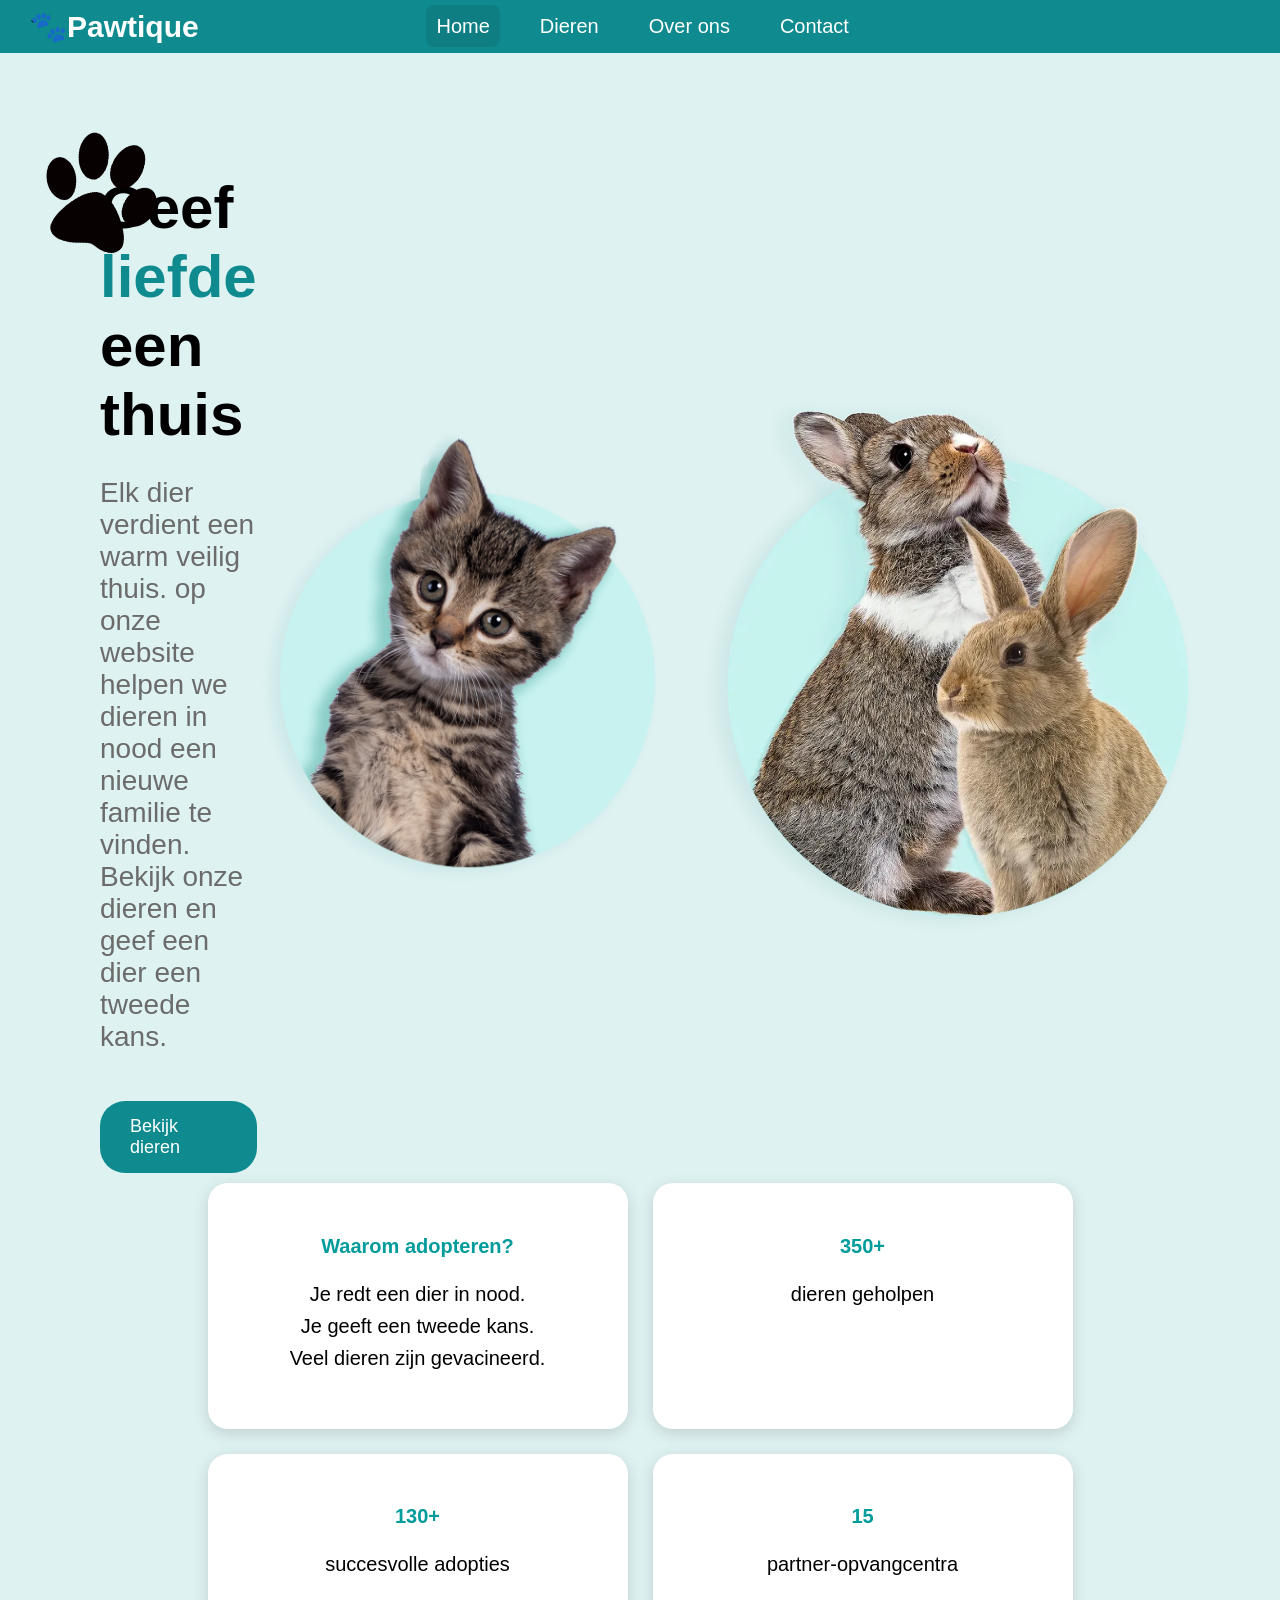
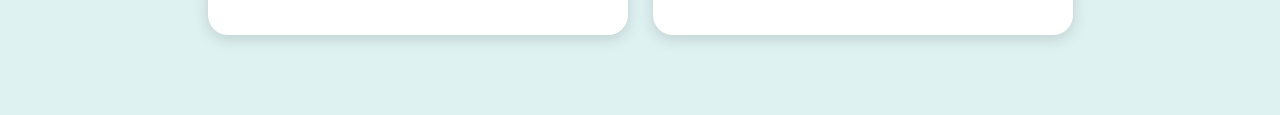
<file: index.html>
<!DOCTYPE html>
<head>
    <!--titel van de website-->
<title>Pawtique.com</title>
<!--verbindt de HTML met het CSS bestand-->
<link rel="stylesheet" href="index.css">
</head>
<body>
    <!--navigatiebalk-->
<nav>`
    <!--logo van de website-->
    <div class="logo">🐾Pawtique</div>
    <!--menu met links naar de paginas-->
    <ul>
        <li>
            <!--link naar de homepagina-->
            <a id="actief" href="index.html">Home</a>
        </li>
        <!--link naar de dierenpagina-->
        <li>
            <a href="pagina2.html">Dieren</a>
        </li>
        <!--link naar de over-ons pagina-->
        <li>
            <a href="pagina3.html">Over ons</a>
        </li>
        <!--link naar de contact pagina-->
        <li>
            <a href="pagina4.html">Contact</a>
        </li>
    </ul>
</nav>
<!--hoofd van de homepagina-->
<div class="kop">
    <!--pootafbeelding-->
    <img src="pawprint.webp " class="poot-links2" alt="poot links">
    <!--tekstgedeelte van de homepaina-->
    <div class="kop-tekst">
        <!--hoofdtitel-->
        <h1>Geef <span>liefde</span> een thuis</h1>
        <!--introductietekst-->
        <p>Elk dier verdient een warm veilig thuis.
            op onze website helpen we dieren in nood een nieuwe familie
            te vinden. Bekijk onze dieren en geef een dier een tweede kans.
        </p>
        <!--knop naar de dierenpagina-->
        <a href="pagina2.html" class="knop">Bekijk dieren</a>
    </div>
    <!--afbeelding van een kat-->
    <!-- <div class="images"> -->
    <img class="kat" src="kat website.png" alt="foto van kat">
    <!--afbeelding van een konijn-->
    <img class="konijn" src="website afbeelding voorpagina.webp" alt="foto van konijn">
    <!-- </div> -->
    </div>
    <!--sectie met statistieken-->
    <div class="statistieken">
        <!--kaart met informatie over adoptie-->
        <div class="kaart">
            <h2>Waarom adopteren?</h2>
            <p>Je redt een dier in nood.<br>
            Je geeft een tweede kans.<br>
        Veel dieren zijn gevacineerd.</p>
        </div>
        <!--kaart met aantal geholpen dieren-->
        <div class="kaart">
            <h2>350+</h2>
            <p>dieren geholpen</p>
        </div>
        <!--kaart met succesvolle adopties-->
        <div class="kaart">
            <h2>130+</h2>
            <p>succesvolle adopties</p>
        </div>
        <!--kaart met opvangcentra-->
        <div class="kaart">
            <h2>15</h2>
            <p>partner-opvangcentra</p>
        </div>
    </div>
</body>
</html>
</file>
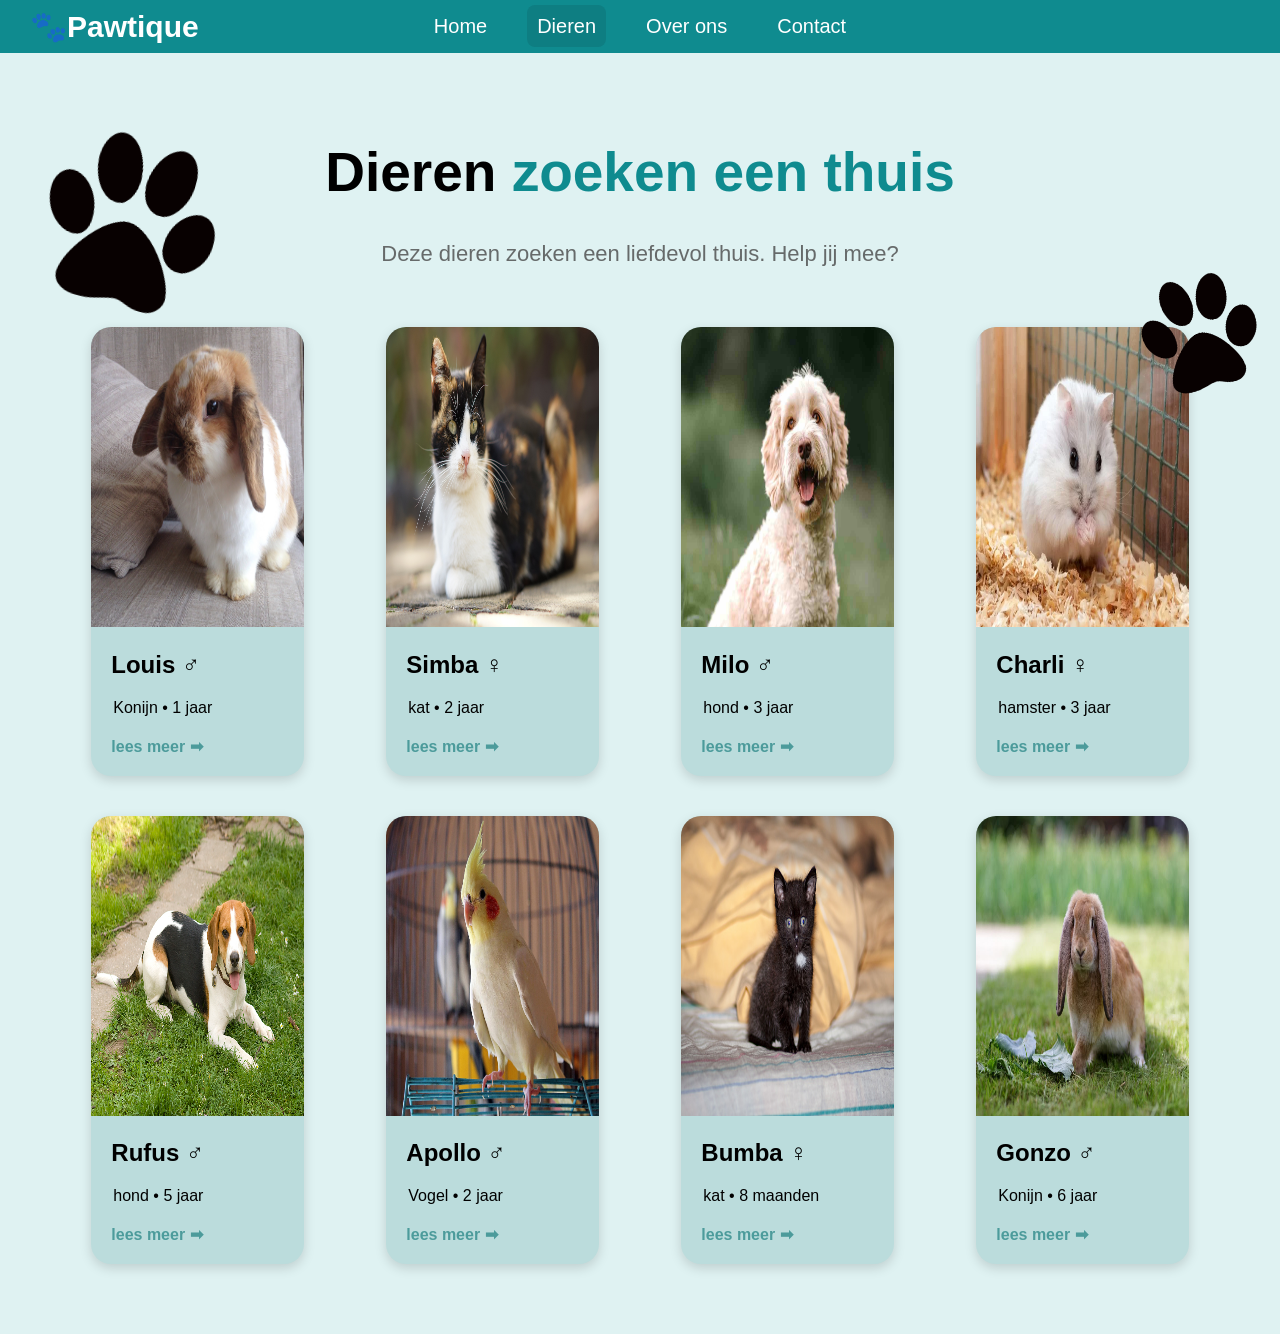
<file: pagina2.html>
<!DOCTYPE html>
<head>
    <!--titel van de website in het tabblad-->
<title>Pawtique.com</title>
<!--verbindt de HTML met het CSS bestand-->
<link rel="stylesheet" href="index.css">
</head>
<body>
    <!--navigatiebalk-->
<nav>
    <!--logo van de website-->
     <div class="logo">🐾Pawtique</div>
     <!--menu met links naar andere paginas-->
    <ul>
        <li>
            <!--link naar homepagina-->
            <a href="index.html">Home</a>
        </li>
        <!--link naar dierenpagina-->
        <li>
            <a id="actief" href="pagina2.html">Dieren</a>
        </li>
        <!--link naar over-ons pagina-->
        <li>
            <a href="pagina3.html">Over ons</a>
        </li>
        <!--link naar contact pagina-->
        <li>
            <a href="pagina4.html">Contact</a>
        </li>
    </ul>
</nav>
<!--hoofd met alle beschikbare dieren-->
<div class="dieren">
    <!--titel van de dierenpagina-->
    <h1>Dieren <span>zoeken een thuis</span></h1>
    <!--korte uitleg-->
    <p class="intro-dier">Deze dieren zoeken een liefdevol thuis. Help jij mee?</p>
    <!--pootafdruk links-->
    <img src="pawprint.webp" class="poot-links" alt="poot-links">
    <!--pootafdruk recht-->
    <img src="pawprint.webp" class="poot-rechts"alt="poot-rechts">
    <!--container met alle dierenkaarten-->
    <div class="dieren-container">
        <!--kaart van Louis-->
        <div class="dier-kaart">
        <img src="konijn.webp" alt="nijntje">
        <h2>Louis ♂</h2>
        <p>Konijn • 1 jaar</p>
        <a href="pagina5.html">lees meer ➡</a>
        </div>
        <!--kaart van simba-->
        <div class="dier-kaart">
            <img src="kat.jpeg" alt="katt">
            <h2>Simba ♀</h2>
            <p>kat • 2 jaar </p>
            <a href="pagina5.html">lees meer ➡</a>
        </div>
        <!--kaart van Milo-->
        <div class="dier-kaart">
            <img src="hond-met-krullen.jpg" alt="hond">
            <h2>Milo ♂</h2>
            <p> hond • 3 jaar </p>
            <a href="pagina5.html">lees meer ➡</a>
        </div>
        <!--kaart van Charli-->
        <div class="dier-kaart">
            <img src="hamster.webp" alt="hamster">
            <h2>Charli ♀</h2>
            <p> hamster • 3 jaar </p>
            <a href="pagina5.html">lees meer ➡</a>
        </div>
        <!--kaart van Rufus-->
        <div class="dier-kaart">
            <img src="hond2.jpg" alt="hond2">
            <h2>Rufus ♂</h2>
            <p>hond • 5 jaar </p>
            <a href="pagina5.html">lees meer ➡</a>
        </div>
        <!--kaart van Apollo-->
        <div class="dier-kaart">
        <img src="vogel.jpg" ♂ alt="vogel">
        <h2>Apollo ♂</h2>
        <p>Vogel • 2 jaar</p>
        <a href="pagina5.html">lees meer ➡</a>
        </div>
        <!--kaart van Bumba-->
        <div class="dier-kaart">
            <img src="zwarte kat.jpg" alt="zwarte katt">
            <h2>Bumba ♀</h2>
            <p>kat • 8 maanden </p>
            <a href="pagina5.html">lees meer ➡</a>
        </div>
        <!--kaart van Gonzo-->
        <div class="dier-kaart">
        <img src="konijn2.jpg" alt="konijntje">
        <h2>Gonzo ♂</h2>
        <p>Konijn • 6 jaar</p>
        <a href="pagina5.html">lees meer ➡</a>
        </div>
    </div>
    <!--einde dieren-container-->
</div>
<!--einde dieren-sectie-->
</body>
</html>
</file>
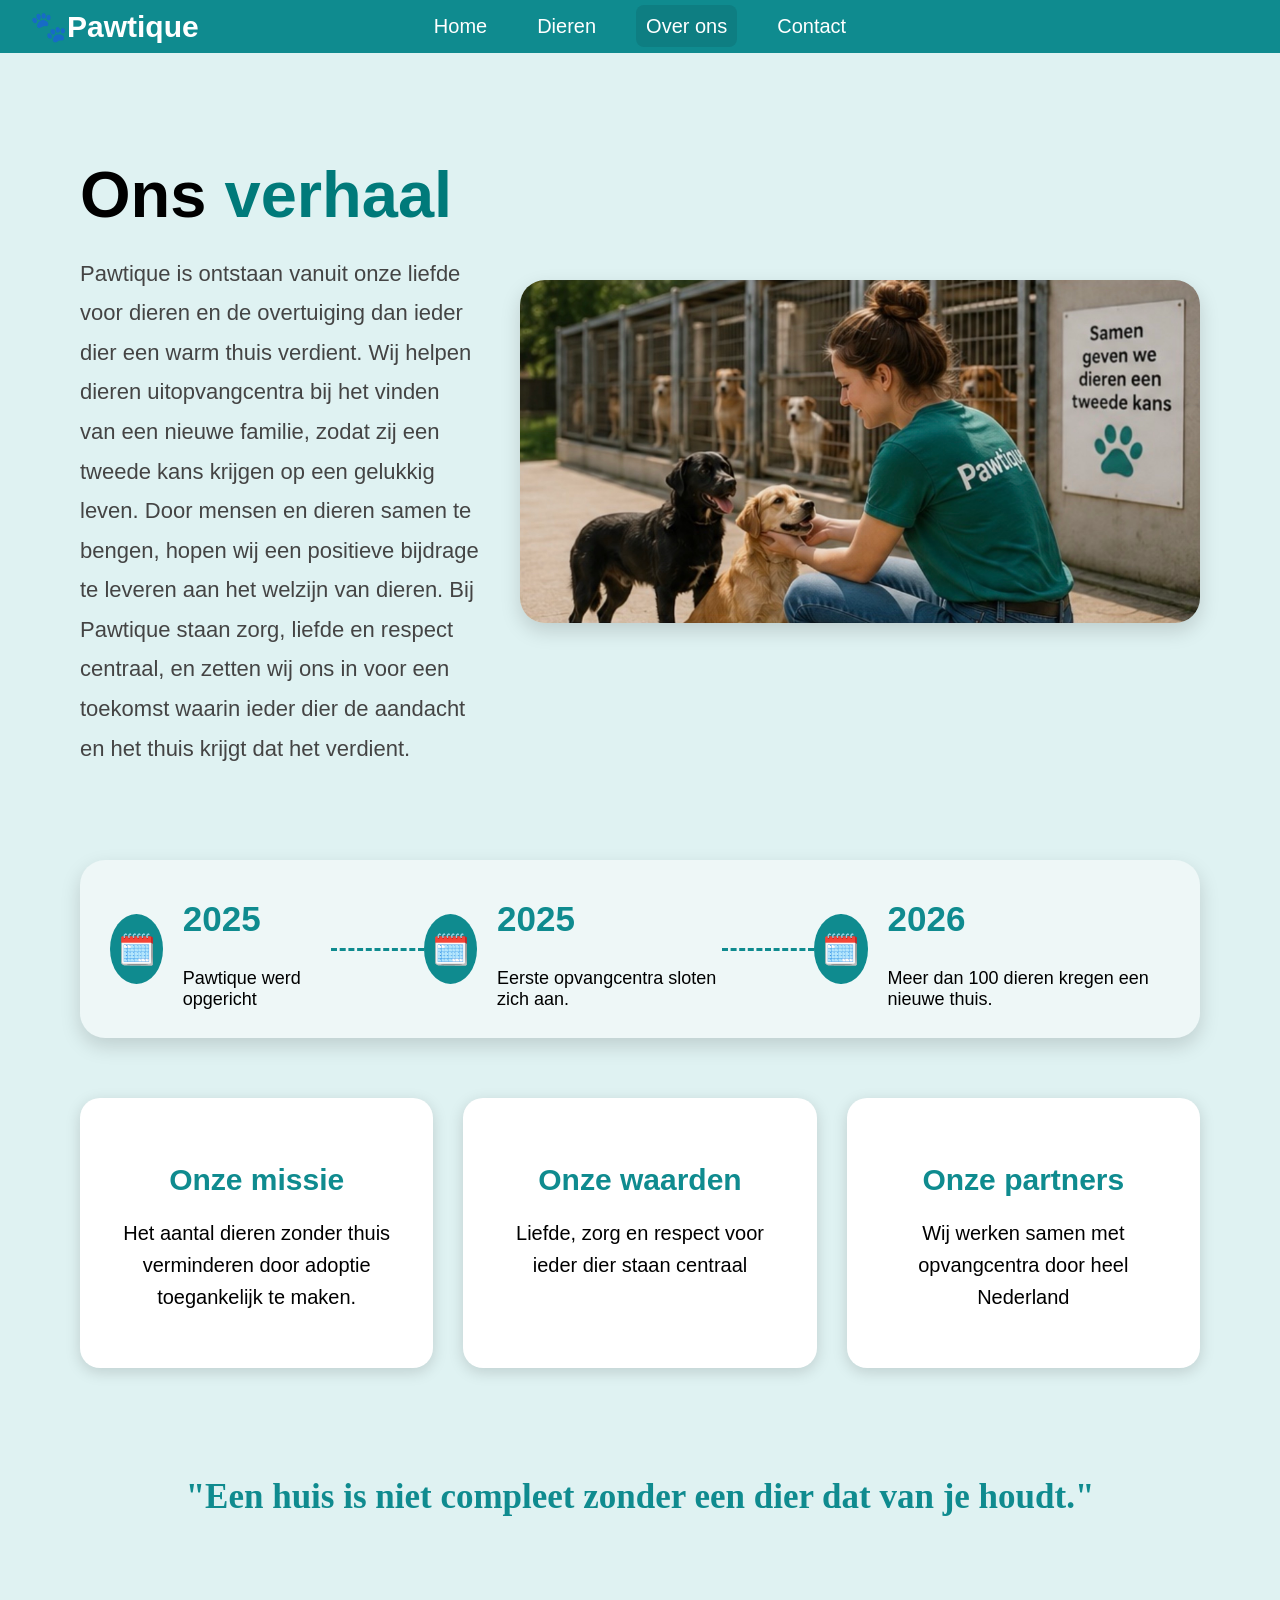
<file: pagina3.html>
<!DOCTYPE html>
<head>
    <!--titel van de website in het tabblad-->
<title>Pawtique.com</title>
<!--verbindt de HTML met het CSS bestand-->
<link rel="stylesheet" href="index.css">
</head>
<body>
    <!--navigatiebalk-->
<nav>
    <!--logo van de website-->
     <div class="logo">🐾Pawtique</div>
     <!--menu met links naar andere paginas-->
    <ul>
        <li>
            <!--link naar de homepagina-->
            <a href="index.html">Home</a>
        </li>
        <li>
            <!--link naar de dierenpagina-->
            <a href="pagina2.html">Dieren</a>
        </li>
        <li>
            <!--link naar de over-ons pagina-->
            <a id="actief" href="pagina3.html">Over ons</a>
        </li>
        <li>
            <!--link naar de contact pagina-->
            <a href="pagina4.html">Contact</a>
        </li>
    </ul>
</nav>
<!--hoofd van de over-ons pagina-->
<div class="overons">
    <!--introductie van pawtique-->
    <div class="intro">
        <!--tekstgedeelte van de introductie-->
        <div class="intro-tekst">
            <!--hoofdtitel-->
            <h1><span class="zwart">Ons</span>
            <span class="groen">verhaal</span>
        </h1>
        <!--decoratie groene lijn-->
        <div class="groende-lijn"></div>
        <!--uitleg over het ontstaan van Pawtique-->
        <p>Pawtique is ontstaan vanuit onze liefde voor dieren en de overtuiging dan ieder dier een warm thuis verdient.
            Wij helpen dieren uitopvangcentra bij het vinden van een nieuwe familie, zodat zij een tweede kans krijgen op een gelukkig leven.
            Door mensen en dieren samen te bengen, hopen wij een positieve bijdrage te leveren aan het welzijn van dieren.
            Bij Pawtique staan zorg, liefde en respect centraal, en zetten wij ons in voor een toekomst waarin ieder dier de aandacht
            en het thuis krijgt dat het verdient.
        </p>
        </div>
        <!--afbeelding naast de introductietekst-->
        <img src="Image (2).jpeg" alt="vrouw">
    </div>
    <!--tijdlijn met belangrijke gebeurtenissen-->
    <div class="tijdlijn-balk">
        <!--eerste geberutenis-->
        <div class="jaar">
            <div class="kalender">🗓️</div>
            <div>
                <h2>2025</h2>
                <p>Pawtique werd opgericht</p>
            </div>
        </div>
        <!--Verbindende lijn tussen gebeurtenissen-->
        <div class="stippen"></div>
        <!--tweede geberutenis-->
        <div class="jaar">
            <div class="kalender">🗓️</div>
            <div>
                <h2>2025</h2>
                <p>Eerste opvangcentra sloten zich aan.</p>
            </div>
        </div>
        <!--derde gebeurtenis-->
        <div class="stippen"></div>
        <div class="jaar">
            <div class="kalender">🗓️</div>
            <div>
                <h2>2026</h2>
                <p>Meer dan 100 dieren kregen een nieuwe thuis.</p>
            </div>
        </div>
    </div>
    <!--kaarten met extra informatie-->
    <div class="kaarten">
        <!--kaart met de missie-->
        <div class="kaart">
            <h3>Onze missie</h3>
            <p>Het aantal dieren zonder thuis verminderen door adoptie toegankelijk te maken.</p>
        </div>
        <!--kaart met de waarden-->
        <div class="kaart">
            <h3>Onze waarden</h3>
            <p>Liefde, zorg en respect voor ieder dier staan centraal</p>
        </div>
        <!--kaart met onze partners-->
        <div class="kaart">
            <h3>Onze partners</h3>
            <p>Wij werken samen met opvangcentra door heel Nederland</p>
        </div>
    </div>
    <!--afsluitende citaat-->
    <div class="quote">
        <h2>"Een huis is niet compleet zonder een dier dat van je houdt."</h2>
    </div>
    </div>
</body>
</html>
</file>
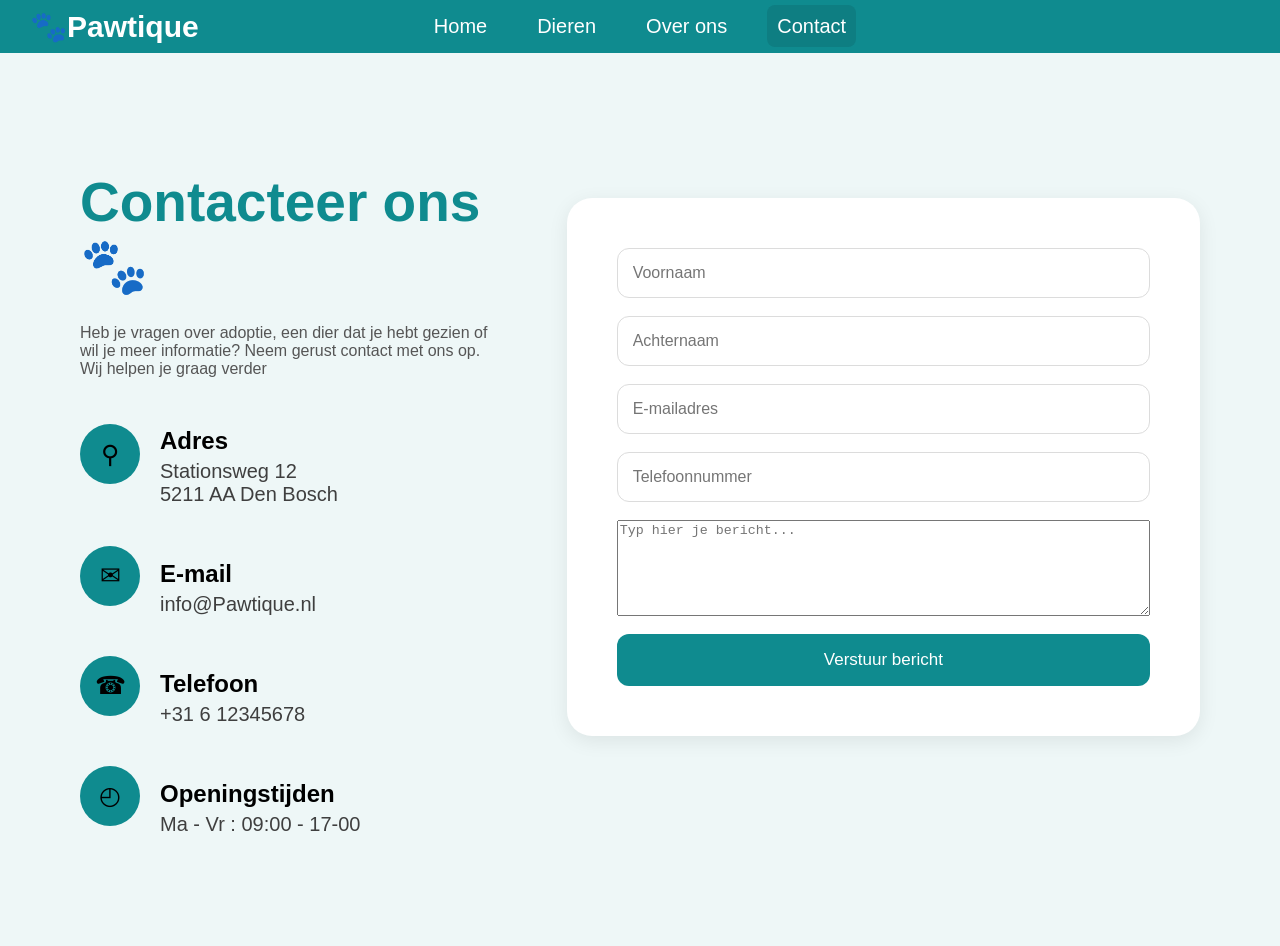
<file: pagina4.html>
<!DOCTYPE html>
<head>
    <!--tiel van de website in het tabblad-->
<title>Pawtique.com</title>
<!--verbindt de HTML met het CSS bestand-->
<link rel="stylesheet" href="index.css">
</head>
<body>
    <!--navigatiebalk-->
<nav>
    <!--logo van de website-->
     <div class="logo">🐾Pawtique</div>
     <!--menu met links naar andere paginas-->
    <ul>
        <li>
            <!--link naar de home pagina-->
            <a href="index.html">Home</a>
        </li>
        <li>
            <!--link naar de dieren pagina-->
            <a href="pagina2.html">Dieren</a>
        </li>
        <li>
            <!--link naar de over-ons pagina-->
            <a href="pagina3.html">Over ons</a>
        </li>
        <li>
            <!--link naar de contact pagina-->
            <a id="actief" href="pagina4.html">Contact</a>
        </li>
    </ul>
</nav>
<!--contactpagina met contactgegevens en formulier-->
<div class="contact-pagina">
    <!--linkerkant met contactinformatie-->
    <div class="contact-info">
        <!--hoofdtitel van de contactpagina-->
        <h1>Contacteer ons 🐾</h1>
        <!--korte uitleg voor bezoekers-->
        <p>Heb je vragen over adoptie, een dier dat je hebt gezien of wil je meer informatie?
            Neem gerust contact met ons op. Wij helpen je graag verder
        </p>
        <!--adresgegevens-->
        <div class="info-blok">
            <!--icoon van locatie-->
            <div class="icon">⚲</div> 
            <!--tekst met adres-->
            <div class="info-tekst">
            <h3>Adres</h3>
            <p>Stationsweg 12 <br>5211 AA Den Bosch</p>
            </div>
        </div>
        <!--email-adres-->
        <div class="info-blok">
            <!--icoon van email-->
            <div class="icon">✉</div>
            <!--tekst met email-adres-->
            <div class="info-tekst">
            <h3>E-mail</h3>
            <p>info@Pawtique.nl</p>
            </div>
        </div>
        <!--telefoonnummer-->
        <div class="info-blok">
            <!--icoon van telefoon-->
            <div class="icon">☎</div>
            <!--tekst met telefoonnummer-->
            <div class="info-tekst">
            <h3>Telefoon</h3>
            <p>+31 6 12345678</p>
            </div>
        </div>
        <!--openingstijden-->
        <div class="info-blok">
            <!--icoon van tijd-->
            <div class="icon">◴</div>
            <!--tekst met openingstijde -->
            <div class="info-tekst">
            <h3> Openingstijden</h3>
            <p>Ma - Vr : 09:00 - 17-00</p>
            </div>
        </div>
    </div>
    <!--rechterkant met contactformulier-->
    <div class="contact-formulier">
        <!--formulier voor het versturen van een bericht-->
        <form>
            <!--input type zodat je erin kan typen-->
            <!--placeholder is wat de bezoeker ziet en gaat weg als je erin typt-->
            <!--invoerveld voor voornaam-->
            <input type="text" placeholder="Voornaam" required>
            <!--invoerveld voor achernaam-->
            <input type="text" placeholder="Achternaam" required>
            <!--invoerveld voor emailadres-->
            <input type="email" placeholder="E-mailadres" required>
            <!--invoerveld voor telefoonnummer-->
            <input type="tel" placeholder="Telefoonnummer" required>
            <!--textarea is een langer tekst-->
            <!--rows is hoe hoog de textarea standaard is-->
            <!--groot tekstvak voor een bericht-->
            <textarea placeholder="Typ hier je bericht..." rows="6"></textarea>
            <!--knop om het formulier te verzenden-->
            <button type="submit">Verstuur bericht</button>
        </form>
    </div>
</div>
</body>
</html>
</file>
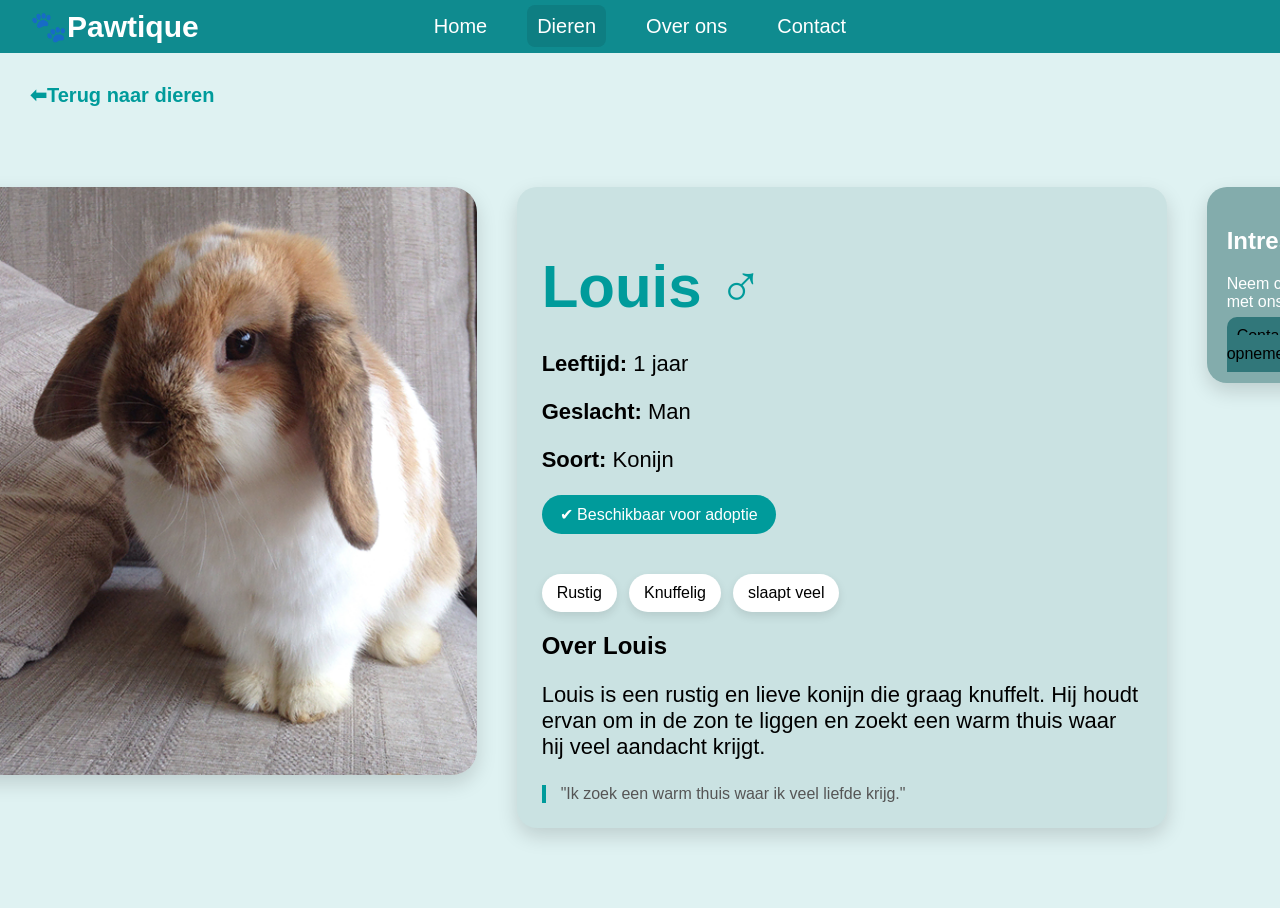
<file: pagina5.html>
<!DOCTYPE html>
<head>
    <!--titel van de website in het tabblad-->
<title>Pawtique.com</title>
<!--verbindt de HTML met het CSS bestand-->
<link rel="stylesheet" href="index.css">
</head>
<body>
    <!--navihgatiebalk-->
<nav>
    <!--logo van de website-->
    <div class="logo">🐾Pawtique</div>
    <!--Menu met links naar andere paginas-->
    <ul>
        <li>
            <!--link naar homepagina-->
            <a href="index.html">Home</a>
        </li>
        <li>
            <!--link naar dieren pagina-->
            <a id="actief" href="pagina2.html">Dieren</a>
        </li>
        <li>
            <!--link naar over-ons pagina-->
            <a href="pagina3.html">Over ons</a>
        </li>
        <li>
            <!--link naar contact pagina-->
            <a href="pagina4.html">Contact</a>
        </li>
    </ul>
</nav>
<!--link terug naar het overzicht van alle dieren-->
<div class="terug">
    <a href="pagina2.html">⬅Terug naar dieren</a>
</div>
<!--profielpagina van het dier-->
<div class="profiel">
    <!--foto van het dier-->
    <img src="konijn.webp" alt="nijntje">
    <!--informatiekaart met alle gegevens van het dier-->
    <div class="info-box">
        <!--algemene informatie over het dier-->
<div class="info">
    <!--naam van het dier-->
    <h1>Louis ♂</h1>
    <!--leeftijd van het dier-->
    <p><strong>Leeftijd:</strong> 1 jaar</p>
    <!--geslacht van het dier-->
    <p><strong>Geslacht:</strong> Man</p>
    <!--soort van het dier-->
    <p><strong>Soort:</strong> Konijn</p>
    <!--beschikbaarheid voor adoptie-->
    <div class="status">✔ Beschikbaar voor adoptie</div>
    <!--eigenschappen van het dier-->
    <div class="eigenschappen">
        <span>Rustig</span>
        <span>Knuffelig</span>
        <span>slaapt veel</span>
    </div>
    <!--beschrijving van het dier-->
    <h2>Over Louis</h2>
    <p> Louis is een rustig en lieve konijn die graag knuffelt.
        Hij houdt ervan om in de zon te liggen en zoekt een 
        warm thuis waar hij veel aandacht krijgt.
    </p>
    <!--citaat vanuit het perspectief van het dier-->
    <div class="quote-dier">
        "Ik zoek een warm thuis waar ik veel liefde krijg."
    </div>
    </div>
    </div>
    <!--contactblok voor bezoekers-->
    <div class="contact-box">
        <!--titel van het contact blok-->
       <h2>Intresse?</h2>
       <!--oproep om contact op te nemen-->
       <p>Neem contact met ons op!</p>
       <!--link naar de contacat pagina-->
       <a href="pagina4.html">Contact opnemen</a>
    </div>
    </div>
</body>
</html>
</file>
<file: index.css>
nav {
    /*navigatiebalk bovenaan de pagina*/
    display: flex;
    align-items: center;
    background-color: rgb(15, 139, 143);
    padding:15px 30px;
    position: relative;
}
nav ul {
    /*zet de menu naast elkaar in het midden*/
    display: flex;
    justify-content: center;
    list-style-type: none;
    padding: 0%;
    /*zet de menu in het midden*/
    margin: 0% auto;
    gap: 30px;
    background-color: rgb(15, 139, 143);
}
nav ul li {
    margin: 0;
}
nav ul li a {
    /*maakt de link normale tekst*/
    color: rgb(255, 255, 255);
    text-decoration: none;
    padding: 10px;
    font-size: 20px;
    font-family: 'Segoe UI', Tahoma, Geneva, Verdana, sans-serif;
    border-radius: 8px;
    
}
nav ul li a:hover {
    background-color: rgba(84, 196, 196, 0.63);
}
body {
    /*website achtergrond*/
    background-color: rgb(223, 242, 242);
    background-attachment: fixed;
    background-size: cover;
    margin: 0%;
}
.logo {
    /*opmaak van de logo linksbovenaan*/
    position: absolute;
    padding: 0%;
    margin-left: 0%;
    color: rgb(255, 255, 255);
    font-size: 30px;
    font-weight: bold;
    font-family: 'Segoe UI', Tahoma, Geneva, Verdana, sans-serif;
}
.knop {
    /*maakt het een echt knop*/
    display: inline-block;
    background-color: rgb(15, 139, 143);
    color: rgb(255, 255, 255);
    padding: 15px 30px;
    border-radius: 25px;
    text-decoration: none;
    margin-top: 20px;
    font-size: 18px;
    font-family: 'Segoe UI', Tahoma, Geneva, Verdana, sans-serif;
}
.knop:hover {
    background-color: rgb(78, 119, 119);
}
.kop {
    /*hoofdgedeelte van de homepage*/
display: flex;
justify-content: space-between;
align-items: center;
padding: 150px;
position: relative;
padding: 80px 100px;
}
.poot-rechts1 {
    /*zet de poot naar echts*/
    position: absolute;
    top: 220px;
    right: 100px;
    width: 180px;
    transform: rotate(-15deg);
}
.poot-links2 {
    /*de poot precies links zetten*/
    position: absolute;
    top: 80px;
    left: 40px;
    width: 120px;
    transform: rotate(15deg); }
.kop-tekst {
    /*tekstblok van de homepagina*/
    width: 45%;
}
.kop-tekst h1 {
    font-size: 60px;
    margin-bottom: 20px;
    font-family: 'Segoe UI', Tahoma, Geneva, Verdana, sans-serif;
}
.kop-tekst span {
    color: rgb(15, 139, 143);
}
.kop-tekst p {
    font-size: 28px;
    color: rgb(107, 107, 107);
    font-family: 'Segoe UI', Tahoma, Geneva, Verdana, sans-serif;
}
#actief {
    /*de actieve pagina krijgt donkerder kleur*/
    background-color: rgb(14, 126, 130);
}
.images {
    /*container voor afbeeldingen op de homepagina*/
    display: flex;
    align-items: center;
    margin-left: 120px;
}
.kat {
    /*afbeelding van de kat op de homepagina*/
width: 420px;
}
.konijn {
    /*afbeelding van konij op homepagina*/
   width: 520px;
    padding: 20px; 
}
.statistieken {
    /*rij met statistieken-kaarten*/
    display: flex;
    justify-content: center;
    padding: 80px 40px;
    gap: 25px;
    flex-wrap: wrap;
    margin-top: -150px;
}
.kaart {
    /*opmaak van een informatiekaart*/
    background: #ffffff;
    padding: 30px;
    width: 220px;
    color: rgb(0, 0, 0);
    text-align: center;
    border-radius: 20px;
}
.kaart h2 {
    /*titel van statistiekaart*/
    font-size: 20px;
    color: rgb(0, 155, 155);
    margin-bottom: 10px;
    font-family: 'Segoe UI', Tahoma, Geneva, Verdana, sans-serif;
}
.kaart p
{
    font-size: 20px;
    font-family: 'Segoe UI', Tahoma, Geneva, Verdana, sans-serif;
}
.dieren {
    /*de sectie waar alle dieren in staan*/
    padding: 50px;
    position: relative;
}
.poot-links {
    /*de poot precies link zetten*/
    position: absolute;
    top: 80px;
    left: 40px;
    width: 180px;
    transform: rotate(15deg);
}
.poot-rechts {
    /*poot aan rechterkant van pagina*/
    position: absolute;
    top: 220px;
    right: 20px;
    width: 120px;
    transform: rotate(-15deg);
}
.dieren h1 {
font-size: 55px;
color: black;
font-family: 'Segoe UI', Tahoma, Geneva, Verdana, sans-serif;
text-align: center;
}
.dieren span {
    /*gekleurd woord in de titel*/
     color: rgb(15, 139, 143);
}
.intro-dier {
    /*korte introductie boven de dierenkaarten*/
    font-size: 22px;
    margin-bottom: 40px;
    font-family: 'Segoe UI', Tahoma, Geneva, Verdana, sans-serif;
    text-align: center;
    color: rgba(70, 70, 70, 0.788);
}
.dieren-container {
    /*container voor alle dierenkaarten*/
    display: flex;
    justify-content: space-around;
    flex-wrap: wrap;
}
.dier-kaart {
    /*kaart van een dier*/
    background-color: rgba(187, 220, 220);
    width: 18%;
    border-radius: 20px;
    margin: 20px;
    overflow: hidden;
    box-shadow: 0 4px 12px rgba(0, 0, 0, 0.15);
}
.dier-kaart img {
    /*afbeelding van een dier in een kaart*/
    width: 100%;
    height: 300px;
}
.dier-kaart h2 {
    margin-left: 20px;
    font-family: 'Segoe UI', Tahoma, Geneva, Verdana, sans-serif;
}
.dier-kaart p {
    margin-left: 22px;
    font-family: 'Segoe UI', Tahoma, Geneva, Verdana, sans-serif;
}
.dier-kaart a {
    display: block;
    margin: 20px;
    color: rgb(76, 155, 155);
    text-decoration: none;
    font-weight: bold;
    font-family: 'Segoe UI', Tahoma, Geneva, Verdana, sans-serif;
}
.dier-kaart a:hover {
    color: #098085;
}
.profiel {
    /*pagina indeling van het dierenprofiel*/
    display: flex;
    justify-content: center;
    align-items: flex-start;
    gap: 40px;
    padding: 50px;
}
.profiel img {
    /*afbeelding van het dier*/
    width: 550px;
    border-radius: 25px;
    box-shadow: 0 8px 20px rgba(0, 0, 0, 0.15);
}
.info-box {
    /*grote informatie box van het dier */
    background-color: rgb(202, 226, 226);
    padding: 25px;
    border-radius: 20px;
    margin-bottom: 30px;
    box-shadow: 0 8px 20px rgba(0, 0, 0, 0.15);
    width: 600px;
}
.info {
    /*container voor alle informatie van het dier*/
    width: 600px;
}
.info h1 {
    font-size: 60px;
    color: rgb(0, 155, 155);
    margin-bottom: 30px;
    font-family: 'Segoe UI', Tahoma, Geneva, Verdana, sans-serif;
}
.info h2 {
    font-family: 'Segoe UI', Tahoma, Geneva, Verdana, sans-serif;
}
.info p {
    font-size: 22px;
    font-family: 'Segoe UI', Tahoma, Geneva, Verdana, sans-serif;
}
.terug {
    /*ruimte rondom de terugknop*/
    margin: 30px;
}
.terug a {
    /*link terug naar alle dieren*/
    text-decoration: none;
    color: rgb(0, 155, 155);
    font-size: 20px;
    font-weight:bold ;
    font-family: 'Segoe UI', Tahoma, Geneva, Verdana, sans-serif;
}
.terug :hover {
    color: rgb(13, 97, 100);
}
.contact-box{
    /*contact box om contact op te nemen*/
    background-color: rgb(131, 172, 172);
    color: rgb(255, 255, 255);
    padding: 20px;
    border-radius: 20px;
    font-family: 'Segoe UI', Tahoma, Geneva, Verdana, sans-serif;
    box-shadow: 0 8px 20px rgba(0, 0, 0, 0.15);
}
.contact-box a{
    /*knop in het contactvak*/
    color: rgb(0, 0, 0);
    text-decoration: none;
    padding: 10px;
    margin-top: 10px;
    border-radius: 10px;
    background-color: rgb(49, 119, 122);
}
.contact-box a:hover {
    /*hover effect van het contactknop*/
    background-color: rgb(56, 149, 152);
}
.status{
    /* label dat laat zien of het dier beschikbaar is*/
    display: inline-block;
    background-color: rgb(0, 155, 155);
    color: #ffffff;
    padding: 10px 18px;
    border-radius: 25px;
    margin-bottom: 20px;
    font-family: 'Segoe UI', Tahoma, Geneva, Verdana, sans-serif;
}
.eigenschappen {
    /*container voor het kenmerken van het dier*/
    display: flex;
    gap: 12px;
    flex-wrap: wrap;
    margin: 20px 0;
}
.eigenschappen span {
    background-color: #ffffff;
    padding: 10px 15px;
    border-radius: 20px;
    box-shadow: 0 4px 10px rgba(0, 0, 0, 0.1);
    font-family: 'Segoe UI', Tahoma, Geneva, Verdana, sans-serif;
}
.quote-dier {
    /*citaat van het dier*/
    margin-top: 25px;
    padding-left: 15px;
    border-left: 4px solid rgb(0, 155, 155);
    color: #555;
    font-family: 'Segoe UI', Tahoma, Geneva, Verdana, sans-serif;
}
.extra-info {
    /*extra informatie van het dier*/
    margin-top: 25px;
    display: flex;
    margin-top: 25px;
    justify-content: space-around;
}
.extra-k {
    /*appart kaartje voor extra informatie*/
    background-color: #ffffff;
    padding: 15px;
    border-radius: 15px;
    box-shadow: 0 5px 15px rgba(0, 0, 0, 0.1);
    text-align: center;
}
.extra-info h3 {
    color: rgb(0, 155, 155);
    margin-bottom: 8px;
    font-family: 'Segoe UI', Tahoma, Geneva, Verdana, sans-serif;
}
.extra-info p{
    font-family: 'Segoe UI', Tahoma, Geneva, Verdana, sans-serif;
}
.overons {
    /*60px boven en onder en 80px ljnks en rechts*/
    /*volledige over ons pagina*/
    padding: 60px 80px;
}
.intro {
    /*introductie van de over ons pagina*/
    display: flex;
    justify-content: space-around;
    align-items: center;
    gap: 40px;
    margin-bottom: 70px;
}
.intro-tekst {
    max-width: 550px;
    text-align: left;
}
.zwart {
    /*het zwarte woord van de introductie tekst*/
    color: black;
}
.groen{
    /*groene woord van de introductie tekst*/
    color: rgb(0, 122, 122);
}
.intro h1 {
    font-size: 65px;
    margin-bottom: 20px;
    font-family: 'Segoe UI', Tahoma, Geneva, Verdana, sans-serif;
}
.groene-lijn{
    /*lijn onder de titel*/
    width: 130px;
    height: 4px;
    background-color: #0f8b8f;
    margin-bottom: 30px;
}
.intro p {
    /*beschrijving na de introductie*/
    font-size: 22px;
    font-family: 'Segoe UI', Tahoma, Geneva, Verdana, sans-serif;
    /* ruimte tussen regels*/
    line-height:1.8 ;
    color: #444;
}
.intro img {
    /*afbeelding op de over ons pagina*/
    width: 680px;
    border-radius: 25px;
    box-shadow: 0 8px 20px rgba(0, 0, 0, 0.15);
}
.tijdlijn-balk {
    /*tijdlijn met jaartallen*/
    background-color: #eef7f7;
    border-radius: 25px;
    display: flex;
    justify-content: space-between;
    align-items: center;
    padding: 10px 30px;
    margin-bottom: 60px;
    box-shadow: 0 8px 20px rgba(0, 0, 0, 0.15);
}
.jaar {
    /*de jaartallen van de tijdlijn*/
    display: flex;
    align-items: center;
    gap: 20px;
}
.kalender {
    /*ronde kalendercirkel in de tijdlijn*/
    width: 70px;
    height: 70px;
    background-color: #0f8b8f;
    border-radius: 50%;
    display: flex;
    justify-content: center;
    align-items: center;
    font-size: 30px;
    font-family: 'Segoe UI', Tahoma, Geneva, Verdana, sans-serif;
    color: #ffffff;
}
.jaar h2 {
    /*jaartal in de tijdlijn*/
    color: #0f8b8f;
    font-size: 35px;
    font-family: 'Segoe UI', Tahoma, Geneva, Verdana, sans-serif;
}
.jaar p{
    /*beschrijving bij  het jaartal*/
    margin-top: 5px;
    font-size: 18px;
    font-family: 'Segoe UI', Tahoma, Geneva, Verdana, sans-serif;
}
.stippen {
    /*de stippen tussen de jaartallen*/
    width: 120px;
    /*stippenlijn*/
    border-top: 3px dashed #0f8b8f;
}
.kaarten {
    /*container voor de geschiedeniskaarten*/
    display: flex;
    justify-content: center;
    gap: 30px;
}
.kaart {
    /*geschieddeniskaart bij de tijdlijn*/
    background-color: #ffffff;
    width: 350px;
    padding: 35px;
    border-radius: 20px;
    box-shadow: 0 4px 15px rgba(0, 0, 0, 0.15);
}
.kaart h3 {
    color: #0f8b8f;
    font-size: 30px;
    font-family: 'Segoe UI', Tahoma, Geneva, Verdana, sans-serif;
    margin-bottom: 15px;
}
.kaart p {
    font-size: 20px;
    font-family: 'Segoe UI', Tahoma, Geneva, Verdana, sans-serif;
    line-height: 1.6;
}
.quote {
    /*citaat onderaan de pagina*/
    text-align: center;
    padding: 80px;
}
.quote h2 {
    font-size: 35px;
    color: rgb(15, 139, 143);
}
.contact-pagina {
    /*indeling van de contact-pagina*/
    display: flex;
    justify-content: space-between;
    align-items: flex-start;
    gap: 60px;
    padding: 80px;
    background-color: #eef7f7;
}
.contact-info {
    /*linkerkant met contactgegevens*/
    width: 40%;
}
.contact-info h1 {
    font-size: 55px;
    font-family: 'Segoe UI', Tahoma, Geneva, Verdana, sans-serif;
    color: #0f8b8f;
    margin-bottom: 25px;
}
.contact-info p {
    color: #555;
    font-family: 'Segoe UI', Tahoma, Geneva, Verdana, sans-serif;
}
.info-blok {
    /*blok met telefoon, mal en locatie*/
    margin-top: 25px;
    display: flex;
    align-items: center;
    gap: 20px;
    margin-bottom: 30px;
}
.info-tekst h3 {
    color: #000000;
    margin-bottom: 5px;
    font-family: 'Segoe UI', Tahoma, Geneva, Verdana, sans-serif;
    font-size: 24px;
}
.info-blok p {
    margin: 0;
    color: #3f3f3f;
    font-family: 'Segoe UI', Tahoma, Geneva, Verdana, sans-serif;
    font-size: 20px;
}
.contact-formulier {
    /*formulier waar bezoekers berichten sturen*/
    width: 50%;
    background-color: #ffffff;
    padding: 50px;
    border-radius: 25px;
    box-shadow: 0 5px 20px rgba(0, 0, 0, 0.08);
    margin-top: 65px;
}
.contact-formulier form {
    /*zet alle invoervelden onder elkaar*/
    display: flex;
    /*zodat de gegevens blokken onder elkaar staan*/
    flex-direction: column;
    gap: 18px;
}
.contact-formulier input {
    /*typen in de invoervelden*/
    padding: 15px;
    border: 1px solid #dcdcdc;
    border-radius: 12px;
    font-size: 16px;
    font-family: 'Segoe UI', Tahoma, Geneva, Verdana, sans-serif;
}
contact-formulier textarea {
    /*stijl van het tekstvlak*/
    padding: 15px;
    border: 1px solid #dcdcdc;
    border-radius: 12px;
    font-size: 16px;
    font-family: 'Segoe UI', Tahoma, Geneva, Verdana, sans-serif;
}
/*focus is het vakje waar de gebruiker op dit moment in typt*/
.contact-formulier input:focus {
    /*bepaalt wat er gebeurd als iemand in een invulvak klikt*/
    outline: none;
    border-color: #0f8b8f;
}
.contact-formulier textarea:focus {
    outline: none;
    border-color: #0f8b8f;
}
.contact-formulier button {
    /*verzendknop van het formulier*/
    background-color: #0f8b8f;
    color: #ffffff;
    border: none;
    padding: 16px;
    border-radius: 12px;
    font-size: 17px;
    /*zorgt ervoor dat je muis verranderrt in een handje als je over een knop gaat*/
    cursor: pointer;
}
.contact-formulier button :hover{
    background-color: #065154;
}
.icon {
    /*ronde icoontjes bij de contact-informatie*/
    width: 60px;
    height: 60px;
    background-color: #0f8b8f;
    border-radius: 50%;
    display: flex;
    justify-content: center;
    align-items: center;
    font-size: 25px;
    color: black;
}
</file>
